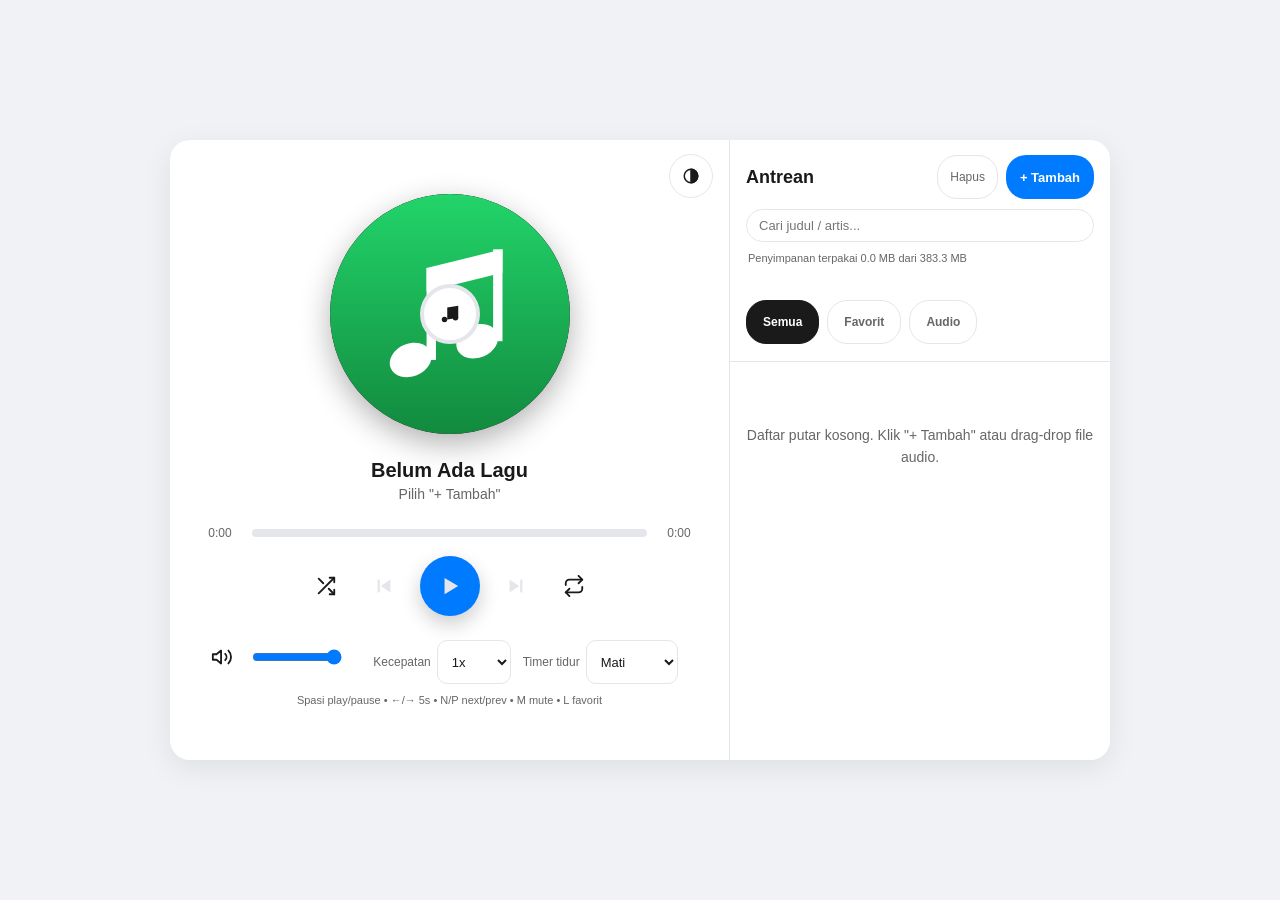
<file: player/index.html>
<!DOCTYPE html>
<html lang="id">
<head>
  <meta charset="UTF-8">
  <meta name="viewport" content="width=device-width, initial-scale=1.0">
  <meta name="theme-color" content="#1db954">
  <meta name="description" content="Local-first audio player, offline PWA.">
  <title>Local Player — Offline PWA</title>
  <link rel="manifest" href="manifest.json">
  <link rel="icon" href="assets/icon.svg" type="image/svg+xml">
  <link rel="stylesheet" href="css/styles.css?v=14">
</head>
<body>
  <div class="player-container">
    <audio id="audioPlayer" preload="metadata"></audio>
    <input type="file" id="fileInput" multiple accept="audio/*,.mp3,.m4a,.wav,.ogg,.opus,.flac,.aac" style="display:none">

    <section class="player-section" aria-label="Pemutar">
      <div class="topbar">
        <button class="icon-btn" id="themeBtn" title="Tema" aria-label="Ganti tema"></button>
      </div>

      <div class="album-wrapper">
        <img src="assets/icon.svg" alt="Album Art" class="album-art" id="albumArt">
        <div class="center-hole" aria-hidden="true"><svg viewBox="0 0 24 24" fill="currentColor" width="22" height="22"><path d="M9 18V5l12-2v13"/><circle cx="6" cy="18" r="3"/><circle cx="18" cy="16" r="3"/></svg></div>
      </div>

      <div class="song-info">
        <div class="song-title" id="songTitle">Belum Ada Lagu</div>
        <div class="song-artist" id="songArtist">Pilih "+ Tambah"</div>
        <div class="song-meta" id="songMeta"></div>
      </div>

      <div class="progress-area">
        <span class="time" id="currentTime">0:00</span>
        <div class="progress-bar" id="progressBar" role="slider" tabindex="0" aria-label="Posisi lagu" aria-valuemin="0" aria-valuemax="100" aria-valuenow="0">
          <div class="progress-fill" id="progressFill"></div>
        </div>
        <span class="time" id="totalTime">0:00</span>
      </div>

      <div class="controls">
        <button class="btn" id="shuffleBtn" title="Shuffle" aria-label="Shuffle" aria-pressed="false"></button>
        <button class="btn" id="prevBtn" title="Sebelumnya (P)" aria-label="Sebelumnya" disabled></button>
        <button class="btn btn-play" id="playBtn" title="Play/Pause (Spasi)" aria-label="Play" disabled></button>
        <button class="btn" id="nextBtn" title="Berikutnya (N)" aria-label="Berikutnya" disabled></button>
        <button class="btn" id="repeatBtn" title="Repeat: off → all → one" aria-label="Repeat"><span class="repeat-mode" id="repeatLabel"></span></button>
      </div>

      <div class="sub-controls">
        <div class="volume-wrap">
          <button class="btn" id="muteBtn" aria-label="Mute" style="font-size:18px"></button>
          <input type="range" id="volumeSlider" min="0" max="1" step="0.01" value="1" aria-label="Volume">
        </div>
        <div class="speed-sleep">
          <label class="ctl-label">Kecepatan
            <select id="rateSelect" class="ctl-select">
              <option value="0.75">0.75x</option>
              <option value="1" selected>1x</option>
              <option value="1.25">1.25x</option>
              <option value="1.5">1.5x</option>
              <option value="2">2x</option>
            </select>
          </label>
          <label class="ctl-label">Timer tidur
            <select id="sleepSelect" class="ctl-select">
              <option value="0" selected>Mati</option>
              <option value="15">15 menit</option>
              <option value="30">30 menit</option>
              <option value="60">60 menit</option>
            </select>
          </label>
        </div>
      </div>
      <div class="hint">Spasi play/pause • ←/→ 5s • N/P next/prev • M mute • L favorit</div>
    </section>

    <section class="playlist-section" aria-label="Playlist">
      <div class="playlist-header">
        <div class="playlist-toprow">
          <div class="playlist-title">Antrean <small id="countLabel"></small></div>
          <div class="header-actions">
            <button class="ghost-btn" id="clearBtn" title="Hapus semua">Hapus</button>
            <button class="add-music-btn" id="addMusicBtn">+ Tambah</button>
          </div>
        </div>
        <input class="search-input" id="searchInput" type="search" placeholder="Cari judul / artis..." aria-label="Cari lagu">
        <div class="storage-info" id="storageInfo" aria-live="polite"></div>
        <div class="reorder-hint" id="reorderHint" aria-live="polite"></div>
        <div class="q-seg" role="tablist">
          <button class="tab-btn active" data-filter="all" role="tab" aria-selected="true">Semua</button>
          <button class="tab-btn" data-filter="fav" role="tab" aria-selected="false">Favorit</button>
          <button class="tab-btn" data-filter="audio" role="tab" aria-selected="false">Audio</button>
        </div>
      </div>
      <div class="track-list" id="trackList" role="listbox" aria-label="Daftar lagu">
        <div class="empty-state">Memuat...</div>
      </div>
    </section>
  </div>

  <div class="drop-overlay" id="dropOverlay">Tarik & letakkan file audio di sini</div>
  <div class="toast" id="toast" role="status"></div>

  <script src="js/vendor/jsmediatags.min.js" integrity="sha384-JpTt7qxVx1X/pHeYiCfqFdKRu2HF1MBGr1kEXtbNIGwwryGWMbbW78onU3bdkAHZ"></script>
  <script type="module" src="js/player.js"></script>
</body>
</html>
</file>
<file: player/css/styles.css>
:root {
  --bg-color: #f0f2f5;
  --surface: #ffffff;
  --text-main: #1a1a1a;
  --text-muted: #666;
  --primary: #007bff;
  --primary-hover: #0056b3;
  --border: #e4e6eb;
  --shadow: 0 8px 30px rgba(0,0,0,.08);
  --radius-lg: 20px;
  --radius-md: 12px;
  --danger: #dc3545;
}

[data-theme="dark"] {
  --bg-color: #121212;
  --surface: #1e1e1e;
  --text-main: #fff;
  --text-muted: #a0a0a0;
  --primary: #1db954;
  --primary-hover: #1ed760;
  --border: #2a2a2a;
  --shadow: 0 8px 30px rgba(0,0,0,.4);
}

@media (prefers-color-scheme: dark) {
  :root:not([data-theme="light"]) {
    --bg-color: #121212;
    --surface: #1e1e1e;
    --text-main: #fff;
    --text-muted: #a0a0a0;
    --primary: #1db954;
    --primary-hover: #1ed760;
    --border: #2a2a2a;
    --shadow: 0 8px 30px rgba(0,0,0,.4);
  }
}

* { box-sizing: border-box; margin: 0; padding: 0; font-family: Inter, -apple-system, BlinkMacSystemFont, "Segoe UI", Roboto, sans-serif; }

body {
  background-color: var(--bg-color);
  color: var(--text-main);
  display: flex;
  justify-content: center;
  align-items: center;
  min-height: 100vh;
  padding: 20px;
}

.player-container {
  display: flex;
  flex-direction: row;
  width: 100%;
  max-width: 940px;
  height: 620px;
  background: var(--surface);
  border-radius: var(--radius-lg);
  box-shadow: var(--shadow);
  overflow: hidden;
}

/* Kiri */
.player-section {
  flex: 1.2 1 0;
  min-width: 0;
  padding: 30px;
  display: flex;
  flex-direction: column;
  align-items: center;
  justify-content: center;
  border-right: 1px solid var(--border);
  position: relative;
}

.topbar {
  position: absolute;
  top: 14px;
  right: 16px;
  display: flex;
  gap: 8px;
}

.icon-btn {
  background: transparent;
  border: 1px solid var(--border);
  color: var(--text-main);
  width: 44px;
  height: 44px;
  border-radius: 50%;
  cursor: pointer;
  font-size: 16px;
  display: inline-flex;
  align-items: center;
  justify-content: center;
}
.icon-btn:hover { border-color: var(--primary); color: var(--primary); }

.album-wrapper {
  position: relative;
  width: 240px;
  height: 240px;
  border-radius: 50%;
  box-shadow: 0 10px 30px rgba(0,0,0,.3);
  margin-bottom: 25px;
  background: #222;
  display: flex;
  align-items: center;
  justify-content: center;
  overflow: hidden;
}

.album-art { width: 100%; height: 100%; border-radius: 50%; object-fit: cover; animation: spin 12s linear infinite; animation-play-state: paused; }
.album-art.playing { animation-play-state: running; }
@keyframes spin { 100% { transform: rotate(360deg); } }

.center-hole {
  position: absolute;
  top: 50%; left: 50%;
  transform: translate(-50%,-50%);
  width: 60px; height: 60px;
  background: var(--surface);
  border-radius: 50%;
  display: flex; align-items: center; justify-content: center;
  font-size: 24px;
  border: 4px solid var(--border);
  z-index: 10;
}

.song-info { text-align: center; width: 100%; margin-bottom: 20px; padding: 0 10px; }
.song-title { font-size: 20px; font-weight: 700; margin-bottom: 4px; white-space: nowrap; overflow: hidden; text-overflow: ellipsis; max-width: 100%; }
.song-artist { font-size: 14px; color: var(--text-muted); }
.song-meta { font-size: 12px; color: var(--text-muted); margin-top: 4px; }

.progress-area { width: 100%; display: flex; align-items: center; gap: 12px; margin-bottom: 16px; }
.time { font-size: 12px; color: var(--text-muted); min-width: 40px; text-align: center; font-variant-numeric: tabular-nums; }
.progress-bar { flex: 1; height: 8px; background: var(--border); border-radius: 4px; position: relative; cursor: pointer; overflow: hidden; touch-action: none; }
.progress-bar:focus-visible { outline: 2px solid var(--primary); }
.progress-fill { position: absolute; left: 0; top: 0; height: 100%; width: 0%; background: var(--primary); border-radius: 4px; pointer-events: none; }

.controls { display: flex; align-items: center; gap: 14px; }
.btn { background: none; border: none; color: var(--text-main); font-size: 22px; cursor: pointer; transition: .2s ease; padding: 6px; min-width: 44px; min-height: 44px; display: inline-flex; align-items: center; justify-content: center; border-radius: 8px; }
.btn:hover { color: var(--primary); }
.btn:disabled { color: var(--border); cursor: not-allowed; }
.btn.active { color: var(--primary); }
.btn-play {
  width: 60px; height: 60px; border-radius: 50%;
  background: var(--primary); color: #fff;
  display: flex; align-items: center; justify-content: center;
  font-size: 26px; box-shadow: 0 8px 20px rgba(0,0,0,.2);
}
.btn-play:hover:not(:disabled) { background: var(--primary-hover); transform: scale(1.05); color: #fff; }

.sub-controls { display: flex; align-items: center; gap: 10px; margin-top: 14px; width: 100%; justify-content: center; }
.volume-wrap { display: flex; align-items: center; gap: 8px; }
.volume-wrap input[type="range"] { width: 90px; accent-color: var(--primary); }
.repeat-mode { font-size: 11px; font-weight: 700; background: var(--border); border-radius: 8px; padding: 2px 6px; margin-left: 4px; }
.repeat-mode:empty { display: none; }

/* Kanan */
.playlist-section { flex: 0 0 380px; min-width: 0; display: flex; flex-direction: column; background: var(--surface); overflow: hidden; }
.playlist-header { padding: 15px 16px; border-bottom: 1px solid var(--border); display: flex; flex-direction: column; gap: 10px; }
.playlist-toprow { display: flex; justify-content: space-between; align-items: center; gap: 8px; }
.playlist-title { font-size: 18px; font-weight: 700; }
.playlist-title small { font-weight: 400; color: var(--text-muted); font-size: 12px; margin-left: 6px; }
.header-actions { display: flex; gap: 8px; }
.add-music-btn { background: var(--primary); color: #fff; border: none; padding: 8px 14px; min-height: 44px; border-radius: 20px; font-size: 13px; font-weight: 600; cursor: pointer; transition: .2s; }
.add-music-btn:hover { background: var(--primary-hover); }
.ghost-btn { background: transparent; border: 1px solid var(--border); color: var(--text-muted); padding: 8px 12px; min-height: 44px; border-radius: 20px; font-size: 12px; cursor: pointer; }
.ghost-btn:hover { color: var(--danger); border-color: var(--danger); }
.search-input { width: 100%; padding: 8px 12px; border-radius: 20px; border: 1px solid var(--border); background: transparent; color: var(--text-main); font-size: 13px; }
.search-input:focus { outline: none; border-color: var(--primary); }

.q-seg { display: flex; gap: 8px; width: 100%; overflow-x: auto; scrollbar-width: none; padding-bottom: 2px; }
.q-seg::-webkit-scrollbar { display: none; }
.tab-btn { flex: 0 0 auto; padding: 10px 16px; min-height: 44px; border-radius: 20px; border: 1px solid var(--border); background: transparent; color: var(--text-muted); font-size: 12px; font-weight: 600; cursor: pointer; }
.tab-btn.active { background: var(--text-main); color: var(--surface); border-color: var(--text-main); }

.track-list { flex: 1 1 auto; overflow-y: auto; padding: 12px; display: flex; flex-direction: column; gap: 8px; }
.empty-state { text-align: center; color: var(--text-muted); margin-top: 50px; font-size: 14px; line-height: 1.6; }

.track { display: flex; align-items: center; gap: 10px; padding: 10px; border-radius: var(--radius-md); transition: .2s; cursor: pointer; border-left: 4px solid transparent; }
.track:hover { background: var(--border); }
.track.active { background: rgba(0,123,255,.08); border-left-color: var(--primary); }
[data-theme="dark"] .track.active, :root:not([data-theme="light"]) .track.active { background: rgba(29,185,84,.12); }
.track-thumb { width: 45px; height: 45px; border-radius: 8px; object-fit: cover; background: #333; display: flex; align-items: center; justify-content: center; color: #fff; font-size: 20px; flex-shrink: 0; overflow: hidden; }
.track-thumb img { width: 100%; height: 100%; object-fit: cover; }
.track-details { flex: 1; min-width: 0; }
.track-name { font-size: 14px; font-weight: 600; white-space: nowrap; overflow: hidden; text-overflow: ellipsis; margin-bottom: 4px; }
.track-artist { font-size: 12px; color: var(--text-muted); white-space: nowrap; overflow: hidden; text-overflow: ellipsis; }
.track-actions { display: flex; gap: 4px; }
/* Baris lagu: nama di atas, tombol aksi di baris sendiri, di semua ukuran layar */
.track { flex-wrap: wrap; row-gap: 6px; }
.track-details { flex: 1 1 0; min-width: 0; }
.track-actions { flex: 0 0 100%; justify-content: flex-end; }
.mini-btn { background: none; border: none; cursor: pointer; font-size: 15px; min-width: 44px; min-height: 44px; display: inline-flex; align-items: center; justify-content: center; border-radius: 8px; color: var(--text-muted); }
.mini-btn:hover { color: var(--primary); background: rgba(0,0,0,.06); }
.mini-btn.fav-on { color: #e0245e; }
.mini-btn.danger:hover { color: var(--danger); }

.drop-overlay {
  position: fixed; inset: 0; background: rgba(0,0,0,.55);
  display: none; align-items: center; justify-content: center;
  z-index: 50; color: #fff; font-size: 18px; font-weight: 700;
  border: 3px dashed #fff; margin: 12px; border-radius: 16px;
}
.drop-overlay.show { display: flex; }

.toast {
  position: fixed; bottom: 20px; left: 50%; transform: translateX(-50%) translateY(20px);
  background: #111; color: #fff; padding: 10px 16px; border-radius: 20px;
  font-size: 13px; opacity: 0; pointer-events: none; transition: .25s; z-index: 60; max-width: 90vw;
}
.toast.show { opacity: 1; transform: translateX(-50%) translateY(0); }
.toast { pointer-events: none; }
.toast.show { pointer-events: auto; }
.toast-undo { margin-left: 8px; min-height: 44px; min-width: 44px; background: none; border: none; color: #1db954; font-weight: 700; font-size: 13px; cursor: pointer; padding: 0 8px; }

.hint { font-size: 11px; color: var(--text-muted); text-align: center; margin-top: 10px; }

/* Ikon SVG: ukuran dan warna mengikuti currentColor */
.icon-btn svg { display: block; width: 18px; height: 18px; pointer-events: none; }
.btn svg { display: block; width: 22px; height: 22px; flex-shrink: 0; pointer-events: none; }
.btn-play svg { width: 26px; height: 26px; }
.mini-btn svg { display: block; width: 18px; height: 18px; pointer-events: none; }

.storage-info { font-size: 11px; color: var(--text-muted); padding: 0 2px; min-height: 14px; }
.reorder-hint { font-size: 11px; color: var(--text-muted); padding: 0 2px; min-height: 14px; }
.speed-sleep { display: flex; gap: 12px; flex-wrap: wrap; justify-content: center; width: 100%; margin-top: 10px; }
.ctl-label { font-size: 12px; color: var(--text-muted); display: inline-flex; align-items: center; gap: 6px; }
.ctl-select { min-height: 44px; padding: 6px 10px; border-radius: 10px; border: 1px solid var(--border); background: var(--surface); color: var(--text-main); font-size: 13px; }
.mini-btn:disabled { opacity: .35; cursor: not-allowed; }

@media (max-width: 768px) {
  body { padding: 0; background-color: var(--surface); }
  .player-container { flex-direction: column; height: auto; min-height: 100vh; max-width: 100%; border-radius: 0; box-shadow: none; }
  .player-section { flex: 0 0 auto; padding: 44px 15px 15px 15px; border-right: none; border-bottom: 1px solid var(--border); }
  .album-wrapper { width: 160px; height: 160px; margin-bottom: 15px; }
  .center-hole { width: 45px; height: 45px; font-size: 20px; }
  .song-title { font-size: 18px; }
  .btn-play { width: 52px; height: 52px; font-size: 22px; }
  .playlist-section { flex: 0 0 auto; display: flex; flex-direction: column; overflow: visible; background: var(--bg-color); }
  .track-list { flex: 0 0 auto; overflow: visible; padding: 10px; }
  .sub-controls { flex-wrap: wrap; }
}
</file>
